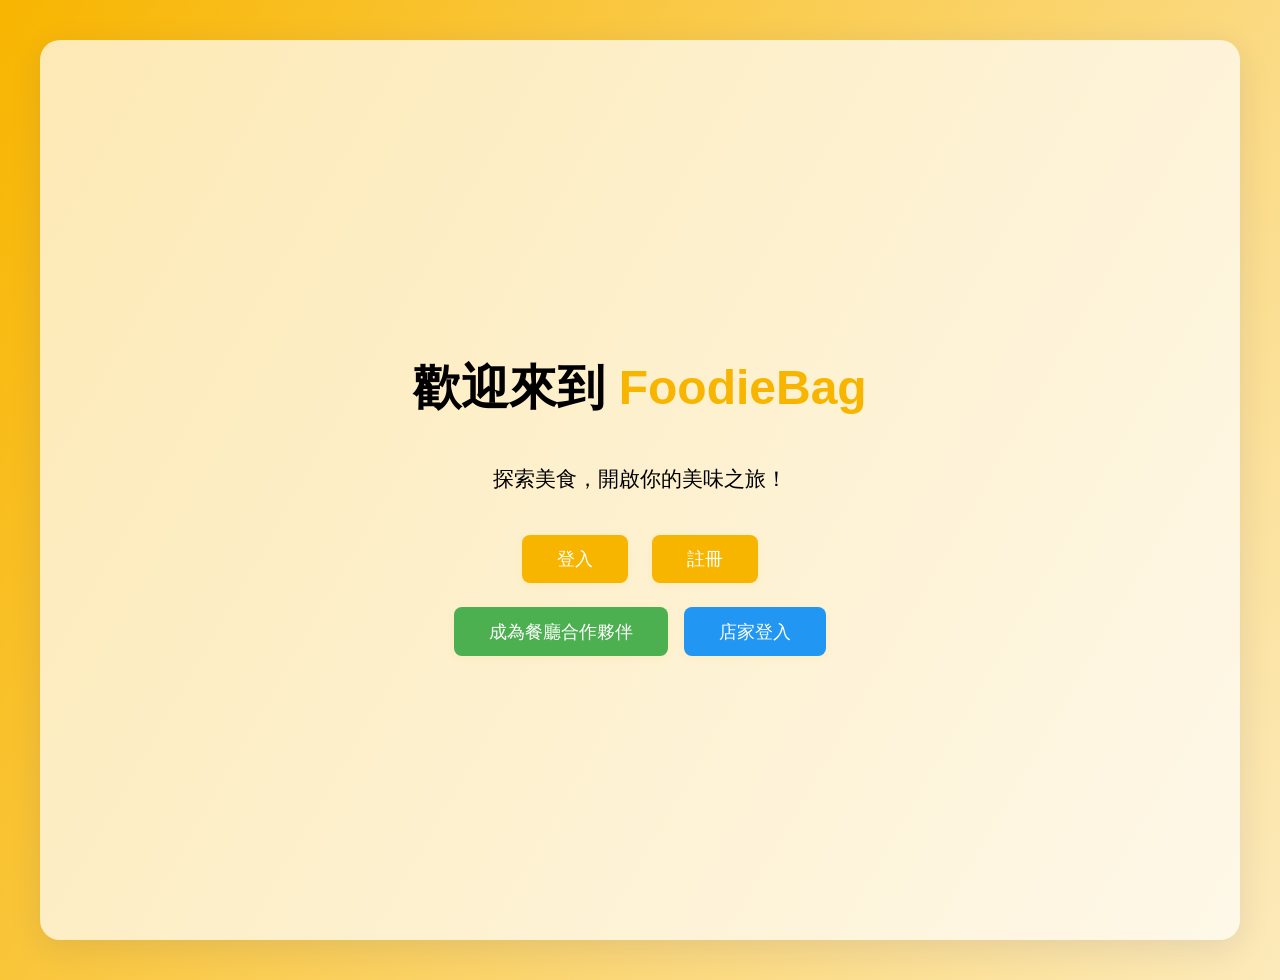
<file: templates/index.html>
<!DOCTYPE html>
<html lang="zh-Hant">
<head>
    <meta charset="UTF-8">
    <meta name="viewport" content="width=device-width, initial-scale=1.0">
    <title>FoodieBag - 歡迎</title>
    <link rel="stylesheet" href="/static/css/style.css">
</head>
<body>
    <!-- 首頁不顯示返回箭頭 -->
    <div class="cover-container">
        <h1>歡迎來到 <span class="highlight">FoodieBag</span></h1>
        <p>探索美食，開啟你的美味之旅！</p>
        <div class="auth-links">
            <a href="/login" class="btn">登入</a>
            <a href="/register" class="btn">註冊</a>
        </div>
        <div class="partner-link" style="margin-top: 24px; display:flex; gap:16px;">
            <a href="/partner" class="btn" style="background:#4caf50;">成為餐廳合作夥伴</a>
            <a href="/store_login" class="btn" style="background:#2196f3;">店家登入</a>
        </div>
    </div>
</body>
</html>
</file>
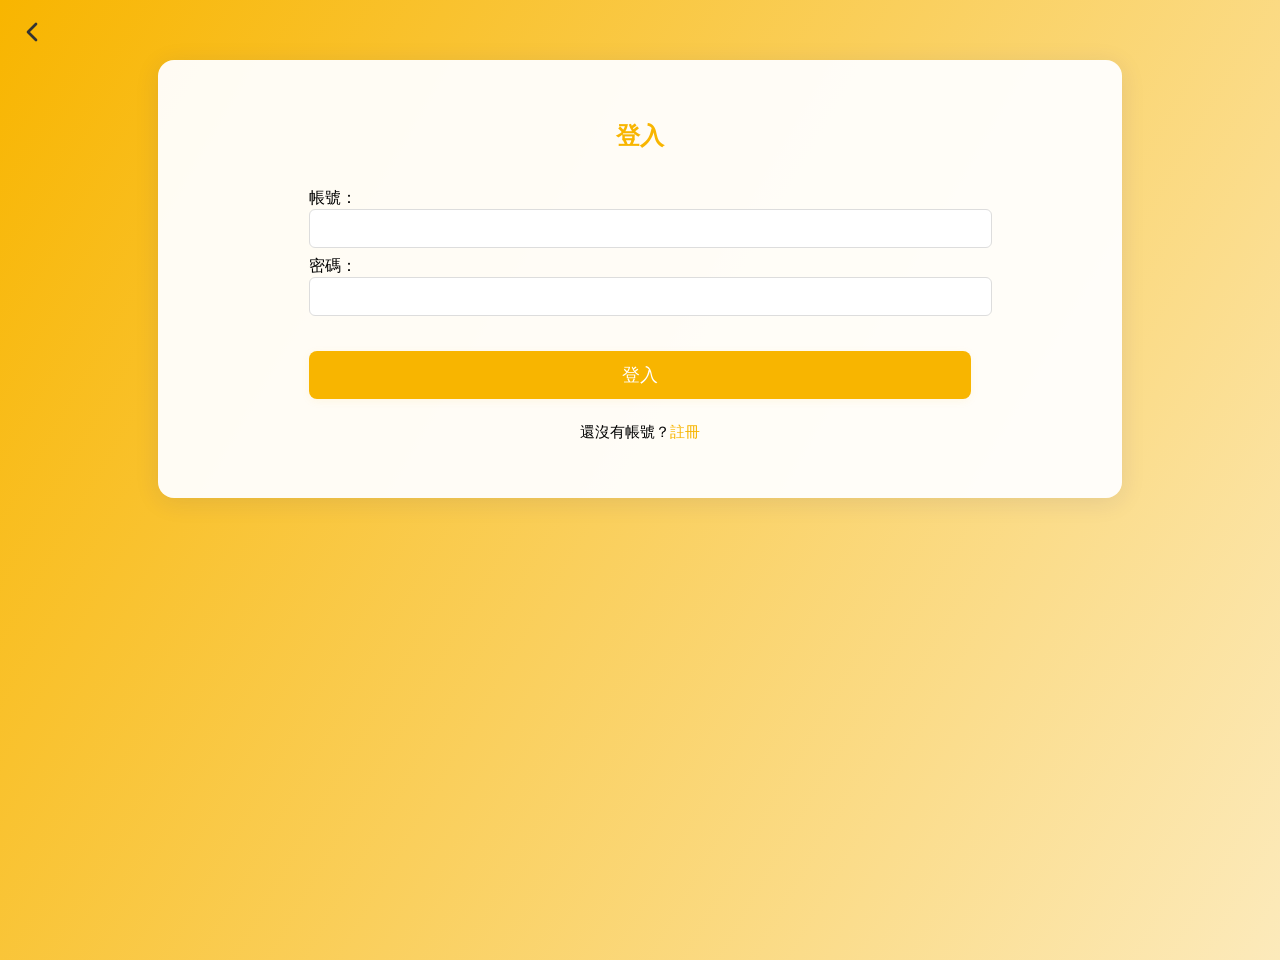
<file: templates/login.html>
<!DOCTYPE html>
<html lang="zh-Hant">
<head>
    <meta charset="UTF-8">
    <meta name="viewport" content="width=device-width, initial-scale=1.0">
    <title>登入 - FoodieBag</title>
    <link rel="stylesheet" href="/static/css/style.css">
</head>
<body>
    <div style="position:fixed;top:16px;left:16px;z-index:1000;cursor:pointer;" onclick="window.history.back()" title="返回上一頁">
        <svg width="32" height="32" viewBox="0 0 24 24" fill="none" stroke="#333" stroke-width="2" stroke-linecap="round" stroke-linejoin="round"><path d="M15 18l-6-6 6-6"/></svg>
    </div>
    <div class="form-container">
        <h2>登入</h2>
        <form action="/login" method="post">
            <label for="username">帳號：</label>
            <input type="text" id="username" name="username" required>
            <label for="password">密碼：</label>
            <input type="password" id="password" name="password" required>
            <button type="submit" class="btn">登入</button>
        </form>
        <p>還沒有帳號？<a href="/register">註冊</a></p>
    </div>
</body>
</html>
</file>
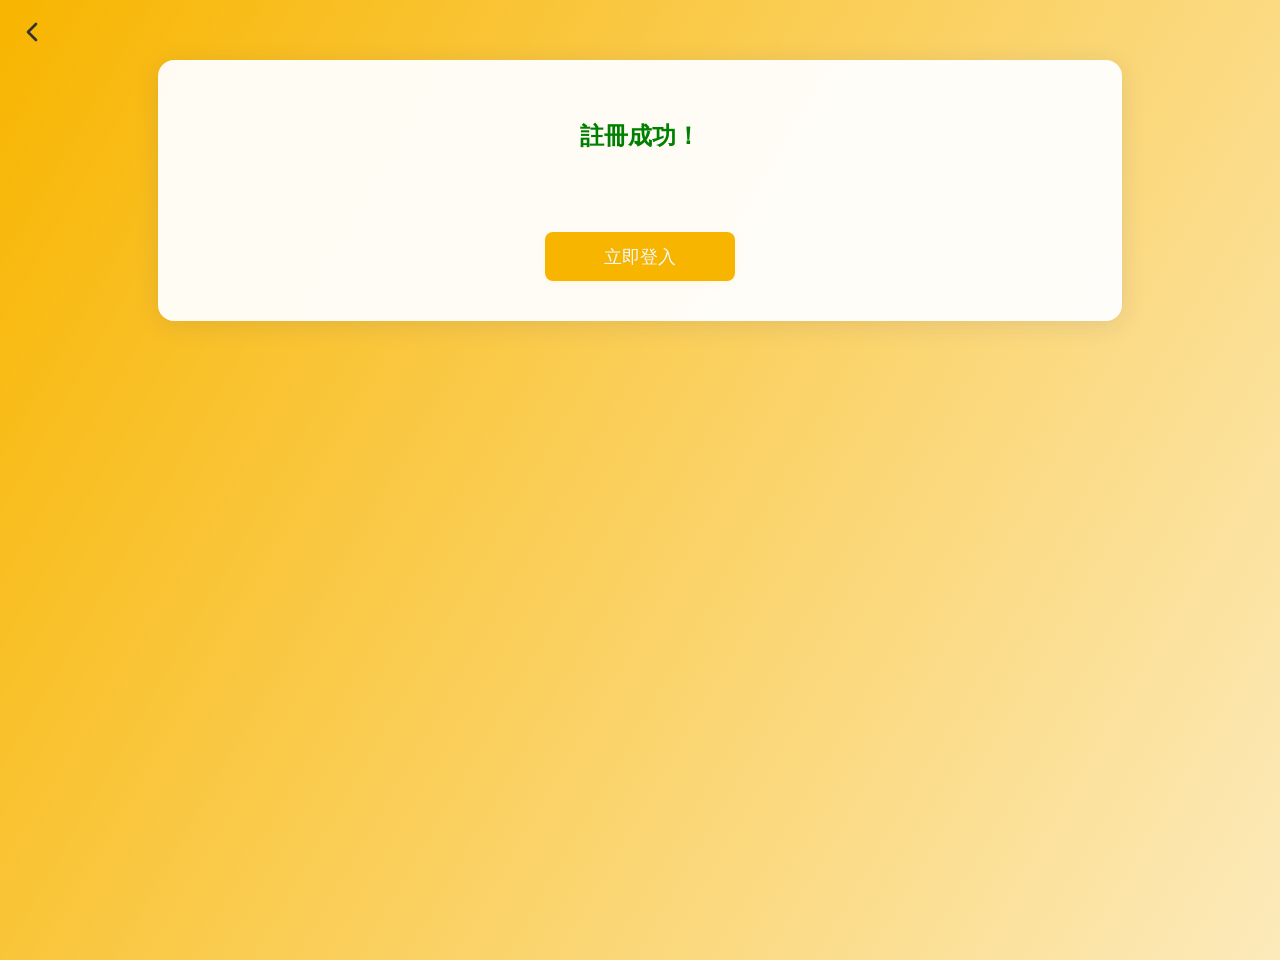
<file: templates/register_success.html>
<!DOCTYPE html>
<html lang="zh-Hant">
<head>
    <meta charset="UTF-8">
    <title>註冊成功</title>
    <link rel="stylesheet" href="/static/css/style.css">
</head>
<body>
    <div id="back-arrow" class="back-arrow" onclick="animateBack()" title="返回首頁">
        <svg width="32" height="32" viewBox="0 0 24 24" fill="none" stroke="#333" stroke-width="2" stroke-linecap="round" stroke-linejoin="round"><path d="M15 18l-6-6 6-6"/></svg>
    </div>
    <script>
    function animateBack() {
        const arrow = document.getElementById('back-arrow');
        arrow.classList.add('hide');
        setTimeout(() => window.location.href = '/', 400);
    }
    </script>
    <div class="form-container">
        <h2 style="color:green;">註冊成功！</h2>
        <div style="text-align:center; margin-top:18px;">
            <a href="/login" class="btn" style="width:auto; min-width:120px; display:inline-block; color:aliceblue">立即登入</a>
        </div>
    </div>
</body>
</html>
</file>
<file: static/css/style.css>
.admin-form input[type="file"] {
    display: block;
    margin: 6px 0 12px 0;
    font-size: 1em;
    border: none;
    background: none;
    color: #333;
}

.file-input-wrap {
    display: flex;
    align-items: center;
    gap: 10px;
}
.file-input-btn {
    background: #fff;
    border: 1px solid #ddd;
    padding: 8px 12px;
    border-radius: 8px;
    cursor: pointer;
    box-shadow: 0 2px 6px rgba(0,0,0,0.04);
}
.file-input-btn:hover { background:#f5f5f5; }
.file-name {
    color: #666;
    font-size: 0.95em;
}
.logout-btn-inline {
    background: #f44336;
    color: #fff !important;
    padding: 0.5em 1.2em;
    border: none;
    border-radius: 8px;
    text-decoration: none;
    font-size: 1em;
    box-shadow: 0 2px 8px rgba(244,67,54,0.08);
    transition: background 0.2s, transform 0.2s;
    display: inline-block;
    margin-left: 4px;
}
.logout-btn-inline:hover {
    background: #b71c1c;
    transform: scale(1.07);
}

.file-input::-webkit-file-upload-button {
    background: #f8b500;
    color: #fff;
    border: none;
    border-radius: 6px;
    padding: 0.5em 1.2em;
    font-size: 1em;
    cursor: pointer;
    transition: background 0.2s;
}
.file-input::-webkit-file-upload-button:hover {
    background: #e09e00;
}
.file-input {
    font-size: 1em;
    padding: 0.2em 0.3em;
}
/* 返回箭頭動畫與樣式 */
.back-arrow {
    position: fixed;
    top: 16px;
    left: 16px;
    z-index: 1000;
    cursor: pointer;
    transition: left 1.2s cubic-bezier(.4,2,.6,1);
}
.back-arrow.hide {
    left: -60px;
}

body {
    font-family: 'Segoe UI', '微軟正黑體', Arial, sans-serif;
    background: linear-gradient(120deg, #f8b500 0%, #fceabb 100%);
    margin: 0;
    padding: 0;
    min-height: 100vh;
    animation: bg-move 8s ease-in-out infinite alternate;
}

@keyframes bg-move {
    0% { background-position: left top; }
    100% { background-position: right bottom; }
}

.cover-container {
    display: flex;
    flex-direction: column;
    align-items: center;
    justify-content: center;
    height: 100vh;
    background: rgba(255,255,255,0.7);
    box-shadow: 0 8px 32px 0 rgba(31, 38, 135, 0.1);
    border-radius: 20px;
    margin: 40px;
    animation: fade-in 1.2s;
}

@keyframes fade-in {
    from { opacity: 0; transform: translateY(40px); }
    to { opacity: 1; transform: translateY(0); }
}

.cover-container h1 {
    font-size: 3rem;
    margin-bottom: 0.5em;
    animation: pop-in 1s cubic-bezier(.68,-0.55,.27,1.55);
}

@keyframes pop-in {
    0% { opacity: 0; transform: scale(0.7); }
    80% { opacity: 1; transform: scale(1.1); }
    100% { opacity: 1; transform: scale(1); }
}

.cover-container .highlight {
    color: #f8b500;
    font-weight: bold;
}

.cover-container p {
    font-size: 1.3rem;
    margin-bottom: 2em;
}

.auth-links {
    display: flex;
    gap: 1.5em;
}

.btn {
    background: #f8b500;
    color: #fff;
    padding: 0.7em 2em;
    border: none;
    border-radius: 8px;
    text-decoration: none;
    font-size: 1.1rem;
    transition: background 0.2s, transform 0.2s;
    cursor: pointer;
    box-shadow: 0 2px 8px rgba(248,181,0,0.08);
    animation: btn-fade-in 1.5s 0.5s backwards;
}

.form-container .change-password-btn-inline {
    background: #f8b500;
    color: #fff !important;
    border: none;
    border-radius: 8px;
    text-decoration: none;
    transition: background 0.2s, transform 0.2s;
    cursor: pointer;
    box-shadow: 0 2px 8px rgba(248,181,0,0.08);
    animation: btn-fade-in 1.5s 0.5s backwards;
    display: inline-block;
    padding: 0.5em 0.9em;
    border-radius: 6px;
    font-size: 1em;
    min-width: 50px;
    margin-left: 8px;
}

@keyframes btn-fade-in {
    from { opacity: 0; transform: translateY(20px); }
    to { opacity: 1; transform: translateY(0); }
}

.btn:hover {
    background: #e09e00;
    transform: scale(1.07);
    box-shadow: 0 4px 16px rgba(248,181,0,0.18);
}

/* 店家後台專用 */
.admin-form label {
    display: block;
    margin-bottom: 8px;
    font-weight: 500;
}
.admin-form input[type="text"],
.admin-form input[type="number"],
.admin-form input[type="password"],
.admin-form textarea {
    width: 90%;
    padding: 6px 10px;
    border: 1px solid #ddd;
    border-radius: 6px;
    margin-top: 2px;
    margin-bottom: 8px;
    font-size: 1em;
    background: #faf9f6;
}
.admin-form textarea {
    min-height: 60px;
    resize: vertical;
}
.menu-list {
    display: flex;
    flex-wrap: wrap;
    gap: 18px;
    margin-top: 12px;
}
.menu-card {
    background: #fff;
    border-radius: 12px;
    box-shadow: 0 2px 10px rgba(0,0,0,0.07);
    display: flex;
    align-items: center;
    padding: 12px 18px;
    min-width: 260px;
    max-width: 340px;
    flex: 1 1 260px;
    transition: box-shadow 0.2s;
}
.menu-card:hover {
    box-shadow: 0 6px 24px rgba(248,181,0,0.13);
}
.menu-img {
    width: 70px;
    height: 70px;
    object-fit: cover;
    border-radius: 8px;
    margin-right: 16px;
    background: #eee;
}
.menu-info {
    flex: 1;
}
.menu-title {
    font-size: 1.1em;
    font-weight: bold;
    margin-bottom: 2px;
}
.menu-price {
    color: #f44336;
    font-weight: bold;
    margin-bottom: 2px;
}
.menu-desc {
    color: #555;
    font-size: 0.98em;
}

.form-container {
    background: rgba(255,255,255,0.95);
    max-width: 900px;
    margin: 60px auto;
    padding: 2.5em 2em;
    border-radius: 16px;
    box-shadow: 0 4px 24px 0 rgba(31, 38, 135, 0.1);
    display: flex;
    flex-direction: column;
    align-items: center;
    animation: fade-in 1.2s;
}

.form-container h2 {
    margin-bottom: 1.5em;
    color: #f8b500;
}

.form-container label {
    align-self: flex-start;
    margin-bottom: 0.3em;
    margin-top: 1em;
    font-weight: 500;
}

.form-container input[type="text"],
.form-container input[type="password"] {
    width: 100%;
    padding: 0.6em;
    margin-bottom: 0.5em;
    border: 1px solid #ddd;
    border-radius: 6px;
    font-size: 1em;
}

.form-container .btn {
    width: 100%;
    margin-top: 1.5em;
}

.form-container p {
    margin-top: 1.5em;
    font-size: 0.95em;
}

.form-container a {
    color: #f8b500;
    text-decoration: none;
}

.form-container a:hover {
    text-decoration: underline;
}
</file>
